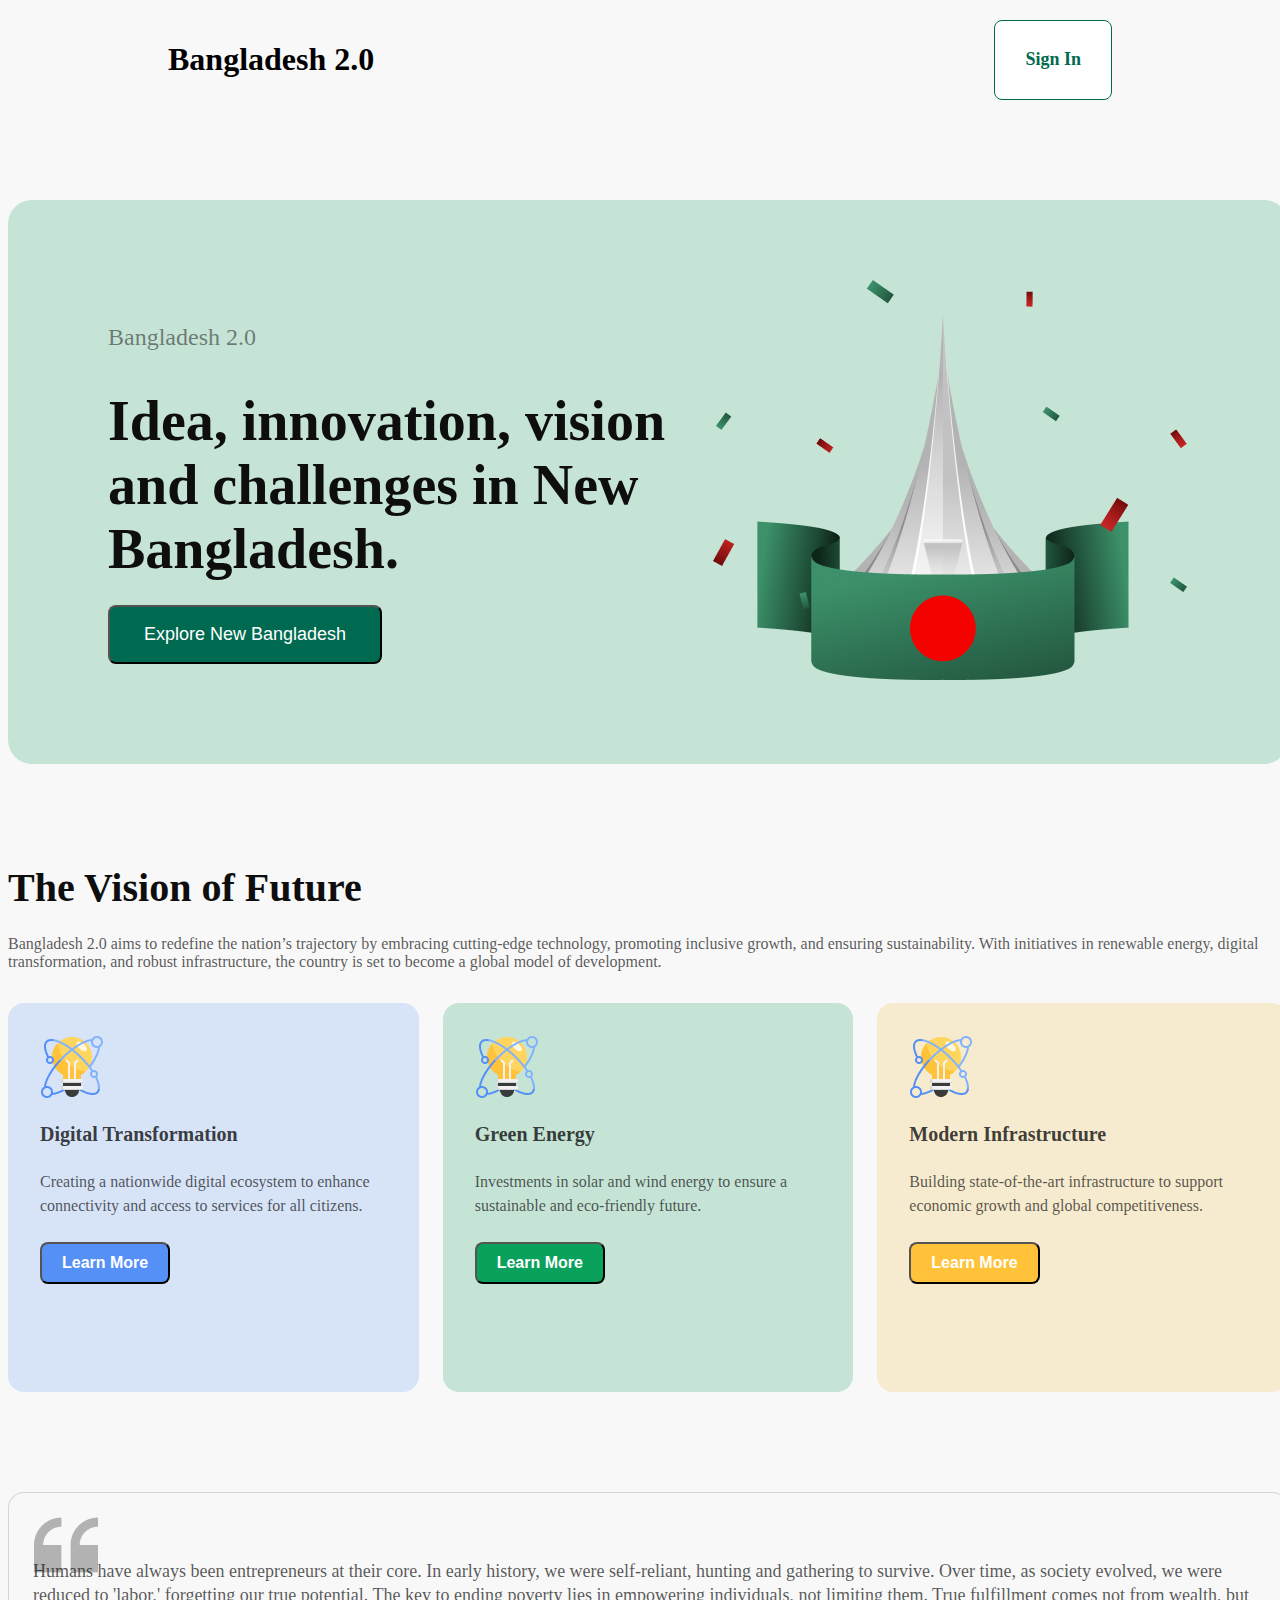
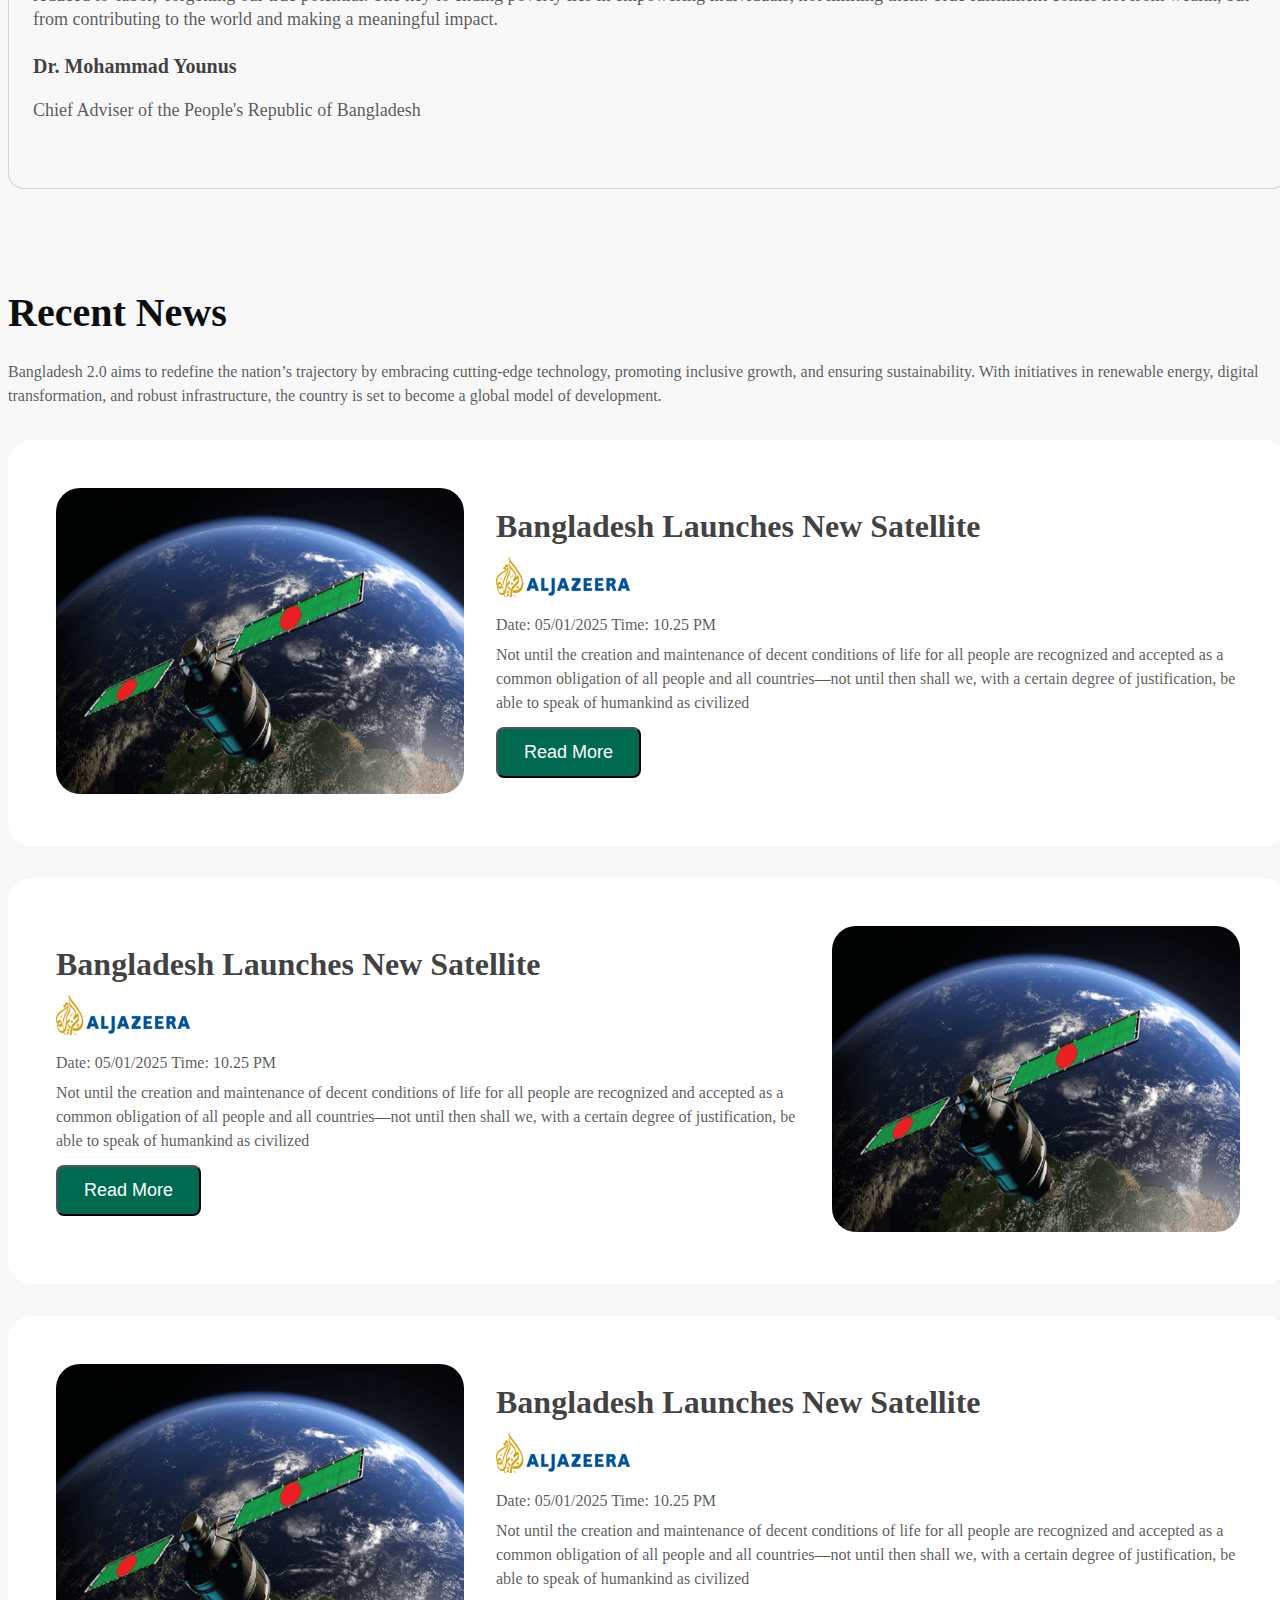
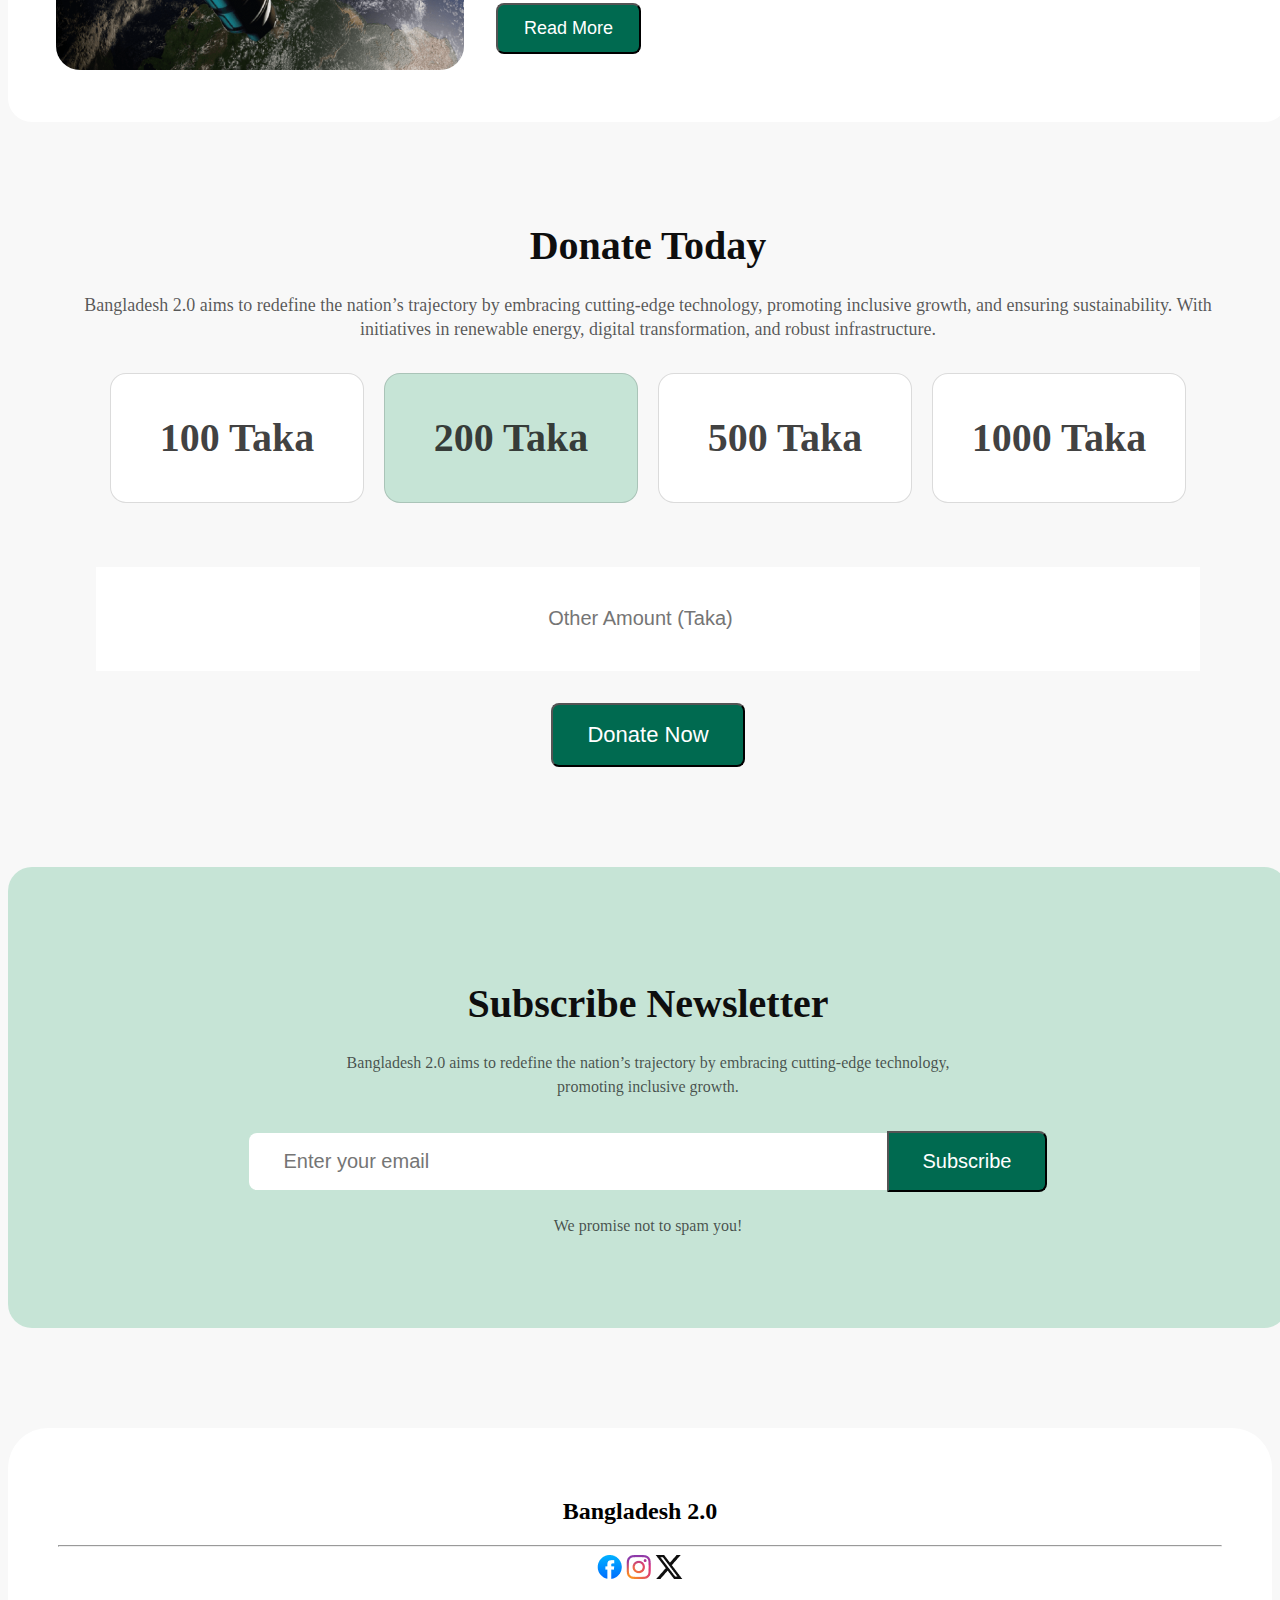
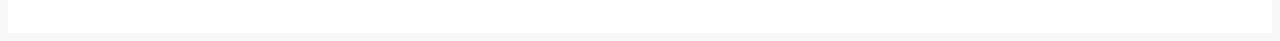
<file: index.html>
<!DOCTYPE html>
<html lang="en">
<head>
    <meta charset="UTF-8">
    <meta name="viewport" content="width=device-width, initial-scale=1.0">
    <title>Document</title>
    <link rel="stylesheet" href="style.css">
</head>
<body>
    <nav>
        <h1>Bangladesh 2.0</h1>
        <button class="sign-in-btn">Sign In</button>
      </nav>


      <section class="hero">
        <div class="left-hero">
          <h3>Bangladesh 2.0</h3>
          <h1>Idea, innovation, vision and challenges in New Bangladesh.</h1>
          <button class="explore-btn">Explore New Bangladesh</button>
        </div>
        <div class="right-hero">
          <img src="assets/hero.png" alt="National-Martyrs-Monument">
        </div>
      </section>  




      <section class="vision">
      <h2>The Vision of Future</h2>
      <p>
        Bangladesh 2.0 aims to redefine the nation’s trajectory by embracing
        cutting-edge technology, promoting inclusive growth, and ensuring
        sustainability. With initiatives in renewable energy, digital
        transformation, and robust infrastructure, the country is set to become
        a global model of development.
      </p>
      <div class="vision-box-container">
        <div class="vision-box" id="vision-first-box">
          <img src="assets/card-icon.png" alt="light-icon">
          <h3>Digital Transformation</h3>
          <p>
            Creating a nationwide digital ecosystem to enhance connectivity and
            access to services for all citizens.
          </p>
          <button class="learn-more-btn" id="blue-btn">Learn More</button>
        </div>
        <div class="vision-box" id="vision-second-box">
          <img src="assets/card-icon.png" alt="light-icon">
          <h3>Green Energy</h3>
          <p>
            Investments in solar and wind energy to ensure a sustainable and
            eco-friendly future.
          </p>
          <button class="learn-more-btn" id="green-btn">Learn More</button>
        </div>
        <div class="vision-box" id="vision-third-box">
          <img src="assets/card-icon.png" alt="light-icon">
          <h3>Modern Infrastructure</h3>
          <p>
            Building state-of-the-art infrastructure to support economic growth
            and global competitiveness.
          </p>
          <button class="learn-more-btn" id="yellow-btn">Learn More</button>
        </div>
      </div>
      <div class="quote">
        <p>
          Humans have always been entrepreneurs at their core. In early history, we were self-reliant, hunting and gathering to survive. Over time, as society evolved, we were reduced to 'labor,' forgetting our true potential. The key to ending poverty lies in empowering individuals, not limiting them. True fulfillment comes not from wealth, but from contributing to the world and making a meaningful impact.
        </p>
        <h3>Dr. Mohammad Younus</h3>
        <p>Chief Adviser of the People's Republic of Bangladesh</p>
      </div>
    </section>



    <section class="news">
      <h2>Recent News</h2>
      <p>
        Bangladesh 2.0 aims to redefine the nation’s trajectory by embracing
        cutting-edge technology, promoting inclusive growth, and ensuring
        sustainability. With initiatives in renewable energy, digital
        transformation, and robust infrastructure, the country is set to become
        a global model of development.
      </p>
      <div class="news-box-container">
        
        <div class="news-box" id="first-news-box">
          <div class="news-box-left">
            <img src="assets/satelite.png" alt="">
          </div>
          <div class="news-box-right">
            <h2>Bangladesh Launches New Satellite</h2>
            <img src="assets/al-jazeera.png" alt="">
            <p class="news-time">Date: 05/01/2025 Time: 10.25 PM</p>
            <p>
              Not until the creation and maintenance of decent conditions of
              life for all people are recognized and accepted as a common
              obligation of all people and all countries—not until then shall
              we, with a certain degree of justification, be able to speak of
              humankind as civilized
            </p>
            <button class="read-btn">Read More</button>
          </div>
        </div>

        <div class="news-box" id="second-news-box">

          <div class="news-box-right">
            <h2>Bangladesh Launches New Satellite</h2>
            <img src="assets/al-jazeera.png" alt="">
            <p class="news-time">Date: 05/01/2025 Time: 10.25 PM</p>
            <p>
              Not until the creation and maintenance of decent conditions of
              life for all people are recognized and accepted as a common
              obligation of all people and all countries—not until then shall
              we, with a certain degree of justification, be able to speak of
              humankind as civilized
            </p>
            <button class="read-btn">Read More</button>
          </div>
          <div class="news-box-left">
            <img src="assets/satelite.png" alt="">
          </div>
        </div>

        <div class="news-box" id="third-news-box">
          <div class="news-box-left">
            <img src="assets/satelite.png" alt="">
          </div>
          <div class="news-box-right">
            <h2>Bangladesh Launches New Satellite</h2>
            <img src="assets/al-jazeera.png" alt="">
            <p class="news-time">Date: 05/01/2025 Time: 10.25 PM</p>
            <p>
              Not until the creation and maintenance of decent conditions of
              life for all people are recognized and accepted as a common
              obligation of all people and all countries—not until then shall
              we, with a certain degree of justification, be able to speak of
              humankind as civilized
            </p>
            <button class="read-btn">Read More</button>
          </div>
        </div>
      </div>
    </section>





    <section class="donate">
      <h2>Donate Today</h2>
      <p>
        Bangladesh 2.0 aims to redefine the nation’s trajectory by embracing
        cutting-edge technology, promoting inclusive growth, and ensuring
        sustainability. With initiatives in renewable energy, digital
        transformation, and robust infrastructure.
      </p>
      <div class="ammount-box-container">
        <div class="ammount-box">
          <p>100 Taka</p>
        </div>
        <div class="ammount-box active">
          <p>200 Taka</p>
        </div>
        <div class="ammount-box">
          <p>500 Taka</p>
        </div>
        <div class="ammount-box">
          <p>1000 Taka</p>
        </div>
      </div>
      <input type="number" placeholder="Other Amount (Taka)">
      <button class="donate-btn" type="reset">Donate Now</button>
    </section>






    <section class="subscribe">
        <h2>Subscribe Newsletter</h2>
        <p>
          Bangladesh 2.0 aims to redefine the nation’s trajectory by embracing
          cutting-edge technology, promoting inclusive growth.
        </p>

        <form action="" >
          <input type="text" name="" id="" placeholder="Enter your email">
        <button class="subscribe-btn">Subscribe</button>
        </form>
        
        <p>We promise not to spam you!</p>
    </section>


      <footer>
        <h2>Bangladesh 2.0</h2>
        <hr>
        <div class="social-media">
          <img src="assets/facebook.png" alt="">
          <img src="assets/instagram.png" alt="">
          <img src="assets/x.png" alt="">
        </div>
      </footer>
</body>
</html>
</file>
<file: style.css>
body {
    background: #f5f5f5be;
}

section {
    margin: 100px auto;
    width: 1280px;
}


nav {
    padding: 0;
box-sizing: border-box;
font-family: "Fira Sans", serif;
margin: 20px 160px;
display: flex;
justify-content: space-between;
}
.sign-in-btn {
    color: #006a50;
    font-family: "Fira Sans";
    font-size: 18px;
    font-weight: 600;
    padding: 15px 30px;
    border-radius: 8px;
    border: 1px solid #006a50;
    background-color: #fff;
}
.sign-in-btn:hover {
    background-color:#dbc3c3; /* New background color when hovered */
  }
.hero {
    /* padding: 0; */
    box-sizing: border-box;
    font-family: "Fira Sans", serif;
    margin: 100px auto;
    width: 1280px;

    display: flex;
    justify-content: center;
    align-items: center;
    gap: 30px;
    border-radius: 24px;
    background: #c6e4d6;
    padding: 80px 100px;
}

.left-hero > h3 {
    color: rgba(14, 14, 14, 0.5);
    font-size: 24px;
    font-weight: 500;
    margin-bottom: 16px;
}

.left-hero > h1 {
    color: #0e0e0e;
    font-size: 56px;
    font-weight: 700;
    margin-bottom: 24px;
}

.explore-btn {
    color: #fff;
    font-size: 18px;
    font-weight: 400;
    padding: 17px 34px;
    text-align: center;
    background: #006a50;
    border-radius: 8px;
}
.explore-btn:hover {
    background-color:#169c7b; /* New background color when hovered */
  }







.vision {
padding: 0;
box-sizing: border-box;
font-family: "Fira Sans", serif;
margin: 100px auto;
width: 1280px;
}

.vision h2 {
    color: #0e0e0e;
    font-size: 40px;
    font-weight: 700;
    margin-bottom: 24px;
}
.vision p {
    color: rgba(14, 14, 14, 0.7);
    font-size: 16px;
    font-weight: 400;
}


.vision-box-container {
    display: flex
;
    justify-content: center;
    gap: 24px;
    margin: 32px auto;
}

.vision-box {
    height: 325px;
    width: 416px;
    padding: 32px;
    border-radius: 16px;
    border: 0px solid #5490f5;
}

.vision-box h3 {
    color: rgba(14, 14, 14, 0.8);
    font-size: 20px;
    font-weight: 700;
}
.vision-box p {
    color: rgba(14, 14, 14, 0.7);
    font-size: 16px;
    font-weight: 400;
    line-height: 24px;
    margin: 24px 0;
    overflow: hidden;
}
.learn-more-btn {
    color: #fff;
    font-size: 16px;
    font-weight: 600;
    color: white;
    padding: 10px 20px;
    border-radius: 8px;
}




#blue-btn {
    background: #5490f5;
}
#blue-btn:hover {background-color: yellow;}
#green-btn {
    background: #09a15c;
}
#green-btn:hover {background-color: rgb(72, 72, 9);}
#yellow-btn {
    background: #ffc239;
}
#yellow-btn:hover {background-color: rgb(38, 202, 38);}



#vision-first-box {
    background: rgba(84, 144, 245, 0.2);
}
#vision-second-box {
    background: #c6e4d6;
}
#vision-third-box {
    background: #f7ebcf;
}

#vision-first-box:hover {
    background: rgba(84, 144, 245, 0.5);
}

#vision-second-box:hover {
    background: #86ebbc;
}
#vision-third-box:hover {
    background: #efc669;
}
.quote {
    background-image: url(assets/quote-bg.png);
    background-repeat: no-repeat;
    background-position: 25px 20px;
    padding: 48px 24px;
    margin: 100px auto;
    border-radius: 16px;
    border: 1px solid rgba(14, 14, 14, 0.15);
}

.quote h3 {
    color: rgba(14, 14, 14, 0.8);
    font-size: 20px;
    font-weight: 700;
    margin-top: 24px;
}
.quote p {
    line-height: 24px;
    color: rgba(14, 14, 14, 0.7);
    font-size: 18px;
    font-weight: 400;
}





.news > h2 {
    color: #0e0e0e;
    font-size: 40px;
    font-weight: 700;
    margin-bottom: 24px;
}
.news p {
    line-height: 24px;
    color: rgba(14, 14, 14, 0.7);
    font-size: 16px;
    font-weight: 400;
}



.news-box-container {
    margin: 32px auto;
}
.news-box {
    background-color: #fff;
    border-radius: 24px;
    padding: 48px;
    display: flex
;
    justify-content: start;
    gap: 32px;
    align-items: center;
    margin-bottom: 32px;
}

.news-box-left > img {
    width: 408px;
    height: 306px;
    border-radius: 24px;
}

.news-box-right h2 {
    color: rgba(14, 14, 14, 0.8);
    font-size: 32px;
    font-weight: 700;
}
.news-box-right > * {
    margin: 6px 0;
}

.news p {
    line-height: 24px;
    color: rgba(14, 14, 14, 0.7);
    font-size: 16px;
    font-weight: 400;
}
.news-time span {
    margin-right: 10px;
    font-size: 18px;
}
.news-time span {
    margin-right: 10px;
    font-size: 18px;
}
.read-btn {
    color: #fff;
    background-color: #006a50;
    font-size: 18px;
    font-weight: 500;
    padding: 13px 26px;
    border-radius: 8px;
}
.read-btn:hover {
    background-color: #9eefdb
}





.donate {
    text-align: center;
}
.donate h2 {
    color: #0e0e0e;
    font-size: 40px;
    font-weight: 700;
    margin-bottom: 24px;
}
.donate > p {
    line-height: 24px;
    color: rgba(14, 14, 14, 0.7);
    font-size: 18px;
    font-weight: 400;
    width: 90%;
    margin: 0 auto;
}


.ammount-box-container {
    display: flex
;
    gap: 20px;
    justify-content: center;
    margin: 32px auto;
}
.ammount-box {
    display: flex
;
    flex-direction: column;
    align-items: center;
    justify-content: center;
    border-radius: 16px;
    border: 1px solid rgba(14, 14, 14, 0.15);
    background: #fff;
    height: 128px;
    width: 252px;
    color: rgba(14, 14, 14, 0.8);
    font-family: "Fira Sans";
    font-size: 40px;
    font-weight: 700;
}
.active {
    background-color: #c6e4d6;
}
.ammount-box:hover {
    background-color: #c6e4d6;
}


.donate input {
    font-size: 20px;
    border: none;
    width: 80%;
    margin: 32px auto;
    height: 64px;
    padding: 20px 40px;
    text-align: center;
}
.donate-btn {
    color: #fff;
    background-color: #006a50;
    font-size: 22px;
    font-weight: 500;
    padding: 17px 34px;
    border-radius: 8px;
    display: block;
    margin: auto;
}
.donate-btn:hover   { background-color: #21cca1;}





.subscribe {
    box-sizing: border-box;
    font-family: "Fira Sans", serif;
    margin: 100px auto;
    width: 1280px;
    
    text-align: center;
    padding: 80px 100px;
    padding-left: flex;
    background-color: #fff;
    border-radius: 24px;
    background: #c6e4d6;
}

.subscribe h2 {
    color: #0e0e0e;
    font-size: 40px;
    font-weight: 700;
    margin-bottom: 24px;
}
.subscribe > p {
    line-height: 24px;
    color: rgba(14, 14, 14, 0.7);
    font-size: 16px;
    font-weight: 400;
    width: 60%;
    margin: 0px auto 10px;
}

/* .subscribe input {
    font-size: 16px;
} */

.subscribe form > input {
    font-size: 20px;
    border: none;
    border-radius: 8px 0 0 8px;
    width: 568px;
    /* height: 55px; */
    padding: 17px 35px;
    margin: 24px 0px;

}

.subscribe-btn {
    color: #fff;
    background-color: #006a50;
    font-size: 20px;
    font-weight: 500;
    padding: 17px 34px;
    border-radius: 0 8px 8px 0;
    justify-self: center;
    /* height: 55px; */
}

.subscribe-btn:hover {
    background-color: #149373;
}

.subscribe form {
    display:flex;
    gap: 0;
    /* margin-left:auto;
    margin-right: auto; */
    justify-content: center;
    /* background-color: black; */
    align-items: center;
}




footer{
margin: 0;
box-sizing: border-box;
font-family: "Fira Sans", serif;
background-color: #fff;
/* display: flex;
align-items: center;
justify-content: center; */
text-align:center;
padding: 50px;
border-radius: 40px 40px 0 0;
}
</file>
